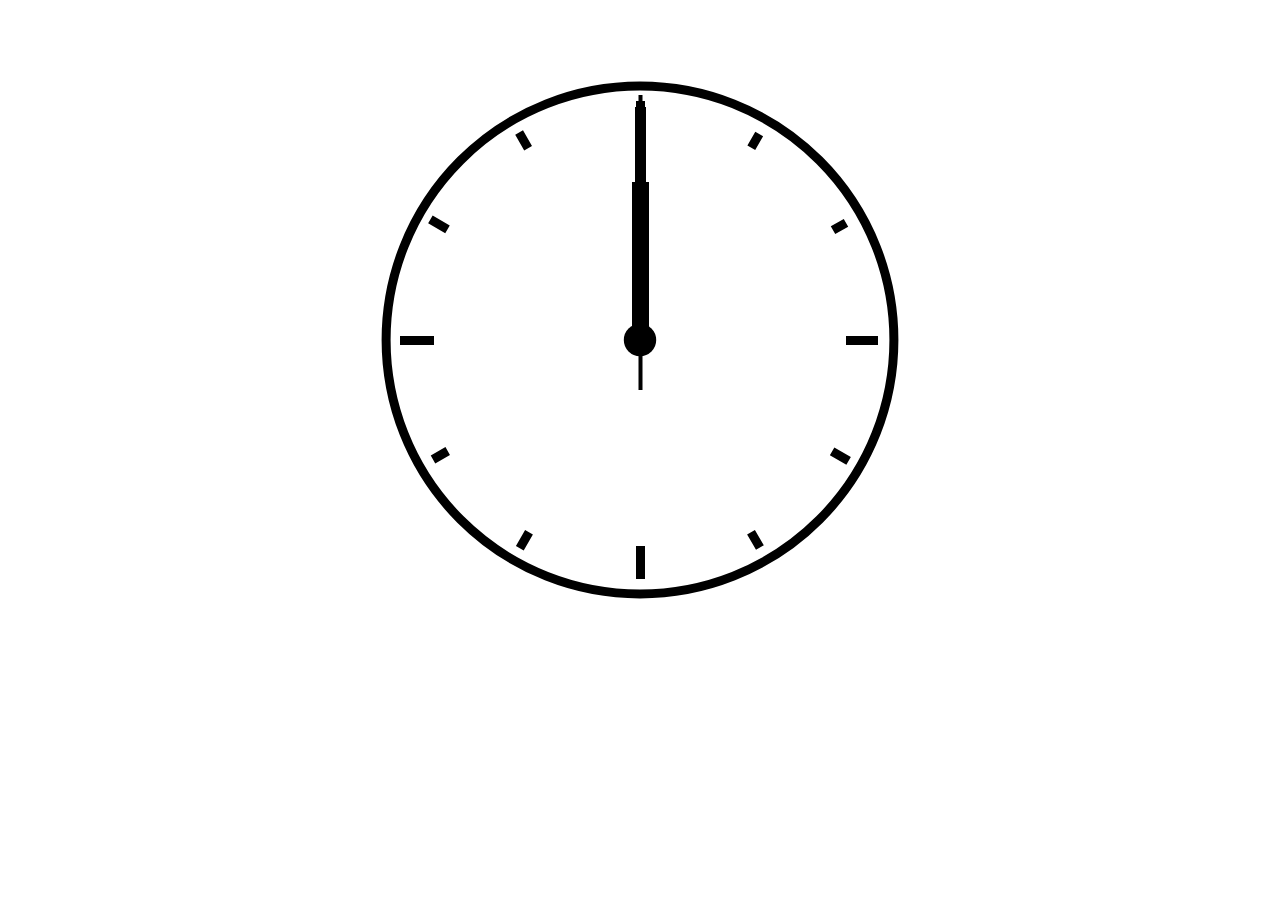
<file: analogClock/index.html>
<!DOCTYPE html>
<html lang="en-US">

<head>
    <meta charset="UTF-8">
    <meta name="viewport" content="width=device-width, initial-scale=1">
    <title>A Digital Analog Clock</title>
    <link rel="stylesheet" href="style.css" type="text/css" media="all">
    <script src="script.js" defer></script>
</head>

<body>
<main class="main">
    <div class="clockbox">
        <svg id="clock" width="600" height="600" viewBox="0 0 600 600">
            <g id="face">
                <circle class="circle" cx="300" cy="300" r="253.9"/>
                <path class="hour-marks" d="M300.5 94V61M506 300.5h32M300.5 506v33M94 300.5H60M411.3 107.8l7.9-13.8M493 190.2l13-7.4M492.1 411.4l16.5 9.5M411 492.3l8.9 15.3M189 492.3l-9.2 15.9M107.7 411L93 419.5M107.5 189.3l-17.1-9.9M188.1 108.2l-9-15.6"/>
                <circle class="mid-circle" cx="300" cy="300" r="16.2"/>
            </g>
            <g id="hour">
                <path class="hour-arm" d="M300.5 298V142"/>
                <circle class="sizing-box" cx="300" cy="300" r="253.9"/>
            </g>
            <g id="minute">
                <path class="minute-arm" d="M300.5 298V67"/>
                <circle class="sizing-box" cx="300" cy="300" r="253.9"/>
            </g>
            <g id="second">
                <path class="second-arm" d="M300.5 350V55"/>
                <circle class="sizing-box" cx="300" cy="300" r="253.9"/>
            </g>
        </svg>
    </div><!-- .clockbox -->
</main>

</body>

</html>
</file>
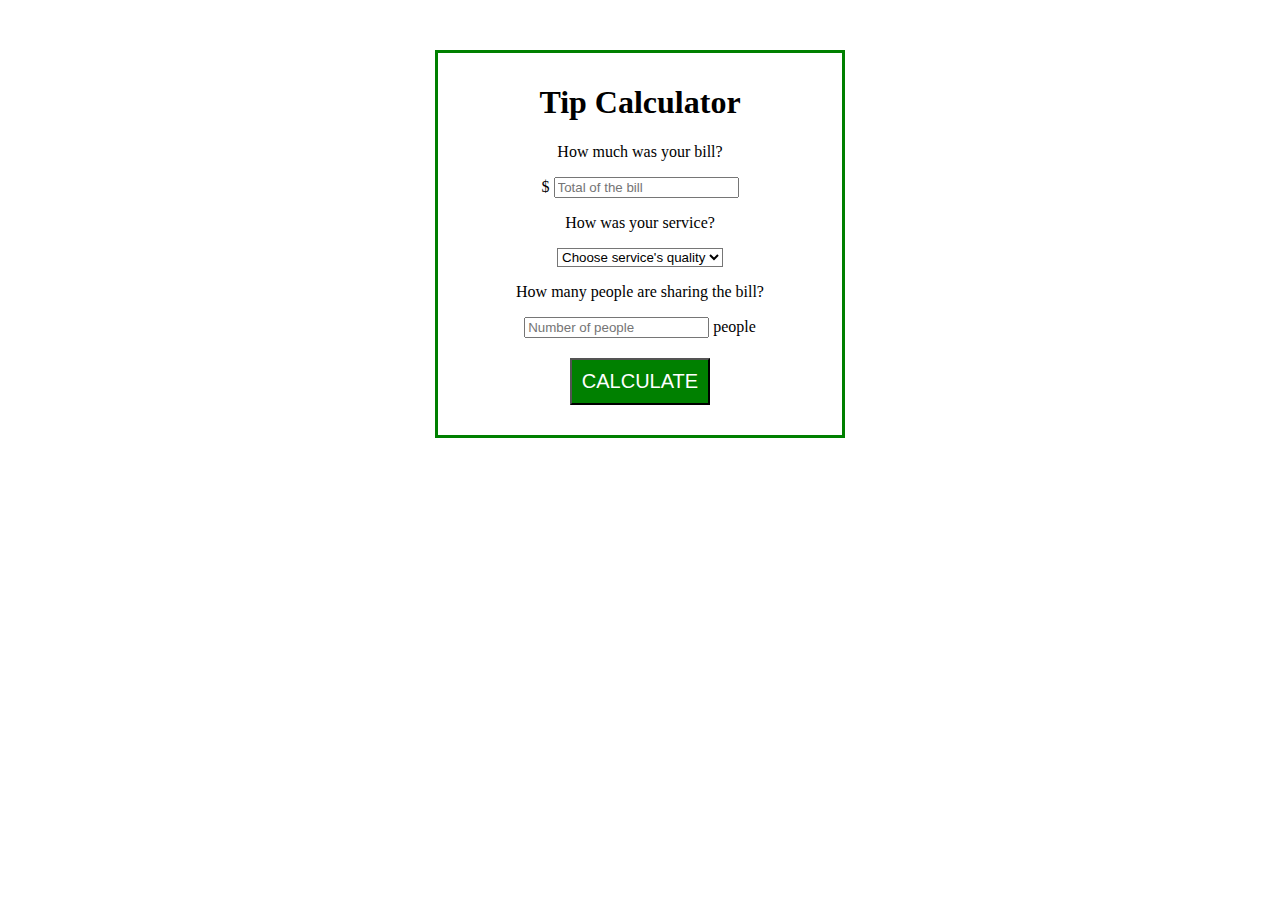
<file: tipCalculator/index.html>
<!DOCTYPE html>
<html lang="en">

<head>
    <meta charset="UTF-8">
    <meta name="viewport" content="width=device-width, initial-scale=1.0">
    <meta http-equiv="X-UA-Compatible" content="ie=edge">
    <link rel="stylesheet" href="style.css">
    <title>Tip Calculator</title>
</head>

<body>

    <h1>Tip Calculator</h1>

    <form>
        <p>How much was your bill?</p>
        $ <input type="text" id="total_bill" placeholder="Total of the bill">
        <p>How was your service?</p>
        <select id="tipPercentage">
            <option value="0">Choose service's quality</option>
            <option value="0.3">30&#37; &#45; Excellent</option>
            <option value="0.2">20&#37; &#45; Good</option>
            <option value="0.15">15&#37; &#45; OK</option>
            <option value="0.1">10&#37; &#45; Bad</option>
            <option value="0.05">5&#37; &#45; Terrible</option>
        </select>
        <p>How many people are sharing the bill?</p>
        <input type="text" id="total_people" placeholder="Number of people"> people
        <button id="calculate" type="submit">Calculate</button>
    </form>

    <div id="result"></div>

    <script type="text/javascript" src="script.js"></script>
</body>

</html>
</file>
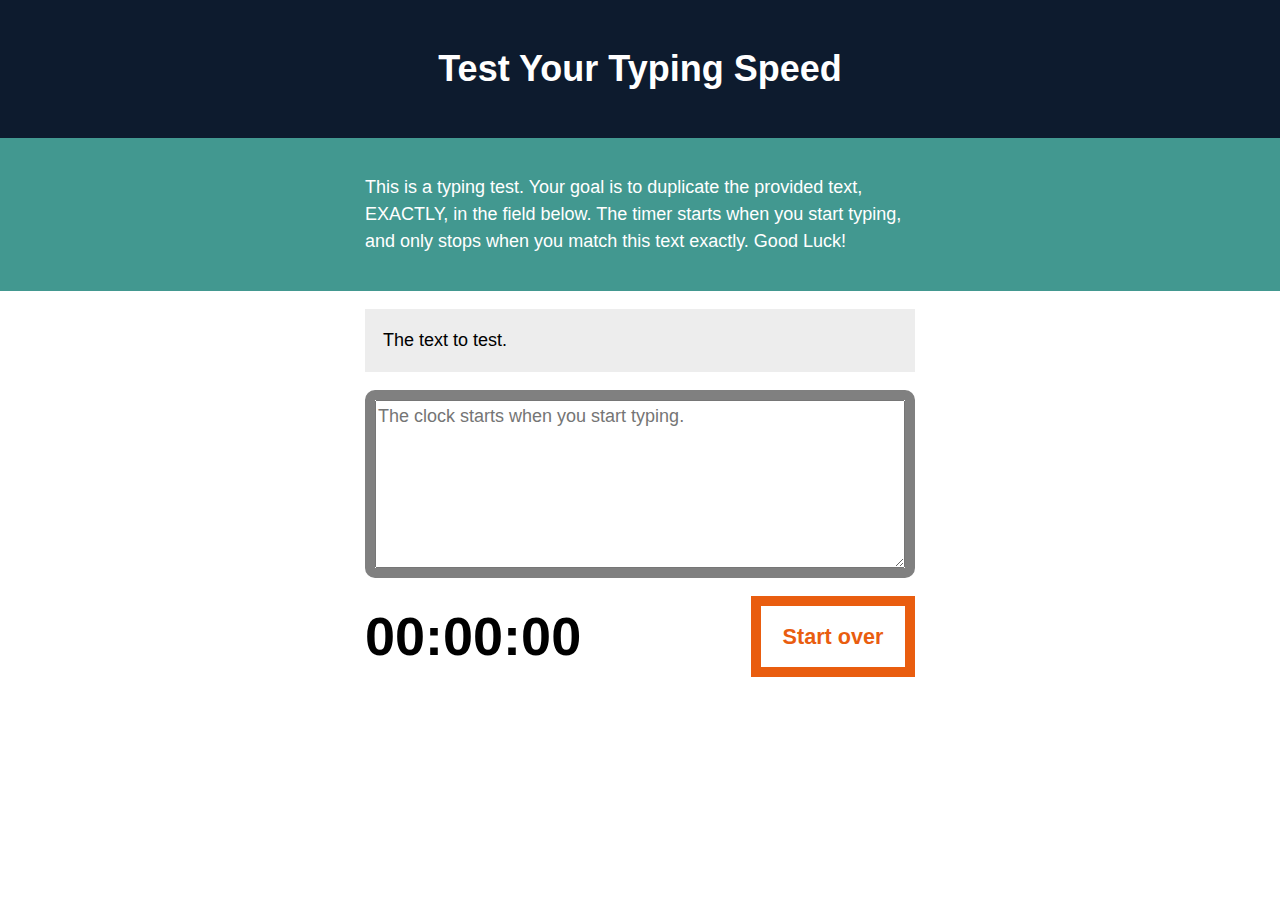
<file: typingSpeedTester/index.html>
<!DOCTYPE html>
<html lang="en-US">

<head>
    <meta charset="UTF-8">
    <meta name="viewport" content="width=device-width, initial-scale=1">
    <title>JS Typing Speed Test</title>
    <script src="script.js" async></script>
    <link rel="stylesheet" href="style.css">
</head>

<body>
    <header class="masthead">
        <h1>Test Your Typing Speed</h1>
    </header>
    <main class="main">
        <article class="intro">
            <p>This is a typing test. Your goal is to duplicate the provided text, EXACTLY, in the field below. The timer starts when you start typing, and only stops when you match this text exactly. Good Luck!</p>
        </article><!-- .intro -->
        <section class="test-area">
            <div id="origin-text">
                <p>The text to test.</p>
            </div><!-- #origin-text -->

            <div class="test-wrapper">
                <textarea id="test-area" name="textarea" rows="6" placeholder="The clock starts when you start typing."></textarea>
            </div><!-- .test-wrapper -->

            <div class="meta">
                <section id="clock">
                    <div class="timer">00:00:00</div>
                </section>

                <button id="reset">Start over</button>
            </div><!-- .meta -->
        </section><!-- .test-area -->
    </main>

</body>

</html>
</file>
<file: analogClock/style.css>
/* Layout */
.main {
    display: flex;
    padding: 2em;
    height: 90vh;
    justify-content: center;
    align-items: middle;
}

.clockbox,
#clock {
    width: 100%;
}

/* Clock styles */
.circle {
    fill: none;
    stroke: #000;
    stroke-width: 9;
    stroke-miterlimit: 10;
}

.mid-circle {
    fill: #000;
}
.hour-marks {
    fill: none;
    stroke: #000;
    stroke-width: 9;
    stroke-miterlimit: 10;
}

.hour-arm {
    fill: none;
    stroke: #000;
    stroke-width: 17;
    stroke-miterlimit: 10;
}

.minute-arm {
    fill: none;
    stroke: #000;
    stroke-width: 11;
    stroke-miterlimit: 10;
}

.second-arm {
    fill: none;
    stroke: #000;
    stroke-width: 4;
    stroke-miterlimit: 10;
}

/* Transparent box ensuring arms center properly. */
.sizing-box {
    fill: none;
}

/* Make all arms rotate around the same center point. */
/* Optional: Use transition for animation. */
#hour,
#minute,
#second {
    transform-origin: 300px 300px;
    transition: transform .5s ease-in-out;
}
</file>
<file: tipCalculator/style.css>
body {
    width: 30%;
    margin: auto;
    margin-top: 50px;
    border: 3px solid green;
    padding: 10px;
    text-align: center;
}

select {
    background: transparent;
}

button {
    display: block;
    margin: 20px auto;
    padding: 10px;
    background-color: green;
    text-transform: uppercase;
    color: white;
    font-size: 20px;
}
</file>
<file: typingSpeedTester/style.css>
/*--------------------------------------------------------------
Typography
--------------------------------------------------------------*/

body,
button,
input,
select,
textarea {
	font-family: 'Source Sans Pro', 'Helvetica', Arial, sans-serif;
	font-size: 18px;
	line-height: 1.5;
}

h1,
h2,
h3,
h4,
h5,
h6 {
	clear: both;
}

p {
	margin-bottom: 1.5em;
}

/* b,
strong {
	font-weight: bold;
}

dfn,
cite,
em,
i {
	font-style: italic;
}

blockquote {
	margin: 0 1.5em;
}

address {
	margin: 0 0 1.5em;
}

pre {
	background: #eee;
	font-family: "Courier 10 Pitch", Courier, monospace;
	font-size: 15px;
	font-size: 1.5rem;
	line-height: 1.6;
	margin-bottom: 1.6em;
	max-width: 100%;
	overflow: auto;
	padding: 1.6em;
}

code,
kbd,
tt,
var {
	font: 15px Monaco, Consolas, "Andale Mono", "DejaVu Sans Mono", monospace;
}

abbr,
acronym {
	border-bottom: 1px dotted #666;
	cursor: help;
}

mark,
ins {
	background: #fff9c0;
	text-decoration: none;
}

sup,
sub {
	font-size: 75%;
	height: 0;
	line-height: 0;
	position: relative;
	vertical-align: baseline;
}

sup {
	bottom: 1ex;
}

sub {
	top: .5ex;
}

small {
	font-size: 75%;
}

big {
	font-size: 125%;
} */

/*--------------------------------------------------------------
Layout
--------------------------------------------------------------*/
body {
    margin: 0;
    padding: 0;
}

.masthead {
    padding: 1em 2em;
    background-color: #0D1B2E;
    color: white;
}

.masthead h1 {
    text-align: center;
}

.intro {
    padding: 2em 2em;
    color: #ffffff;
    background: #429890;
}

.intro p,
.test-area {
    margin: 0 auto;
    max-width: 550px;
}

.test-area {
    margin-bottom: 4em;
    padding: 0 2em;
}

.test-wrapper {
    border: 10px solid grey;
    border-radius: 10px;
}

#origin-text {
    margin: 1em 0;
    padding: 1em 1em 0;
    background-color: #ededed;
}

#origin-text p {
    margin: 0;
    padding-bottom: 1em;
}

.test-wrapper {
    display: flex;
}

.test-wrapper textarea {
    flex: 1;
}

.meta {
    margin-top: 1em;
    display: flex;
    justify-content: space-between;
    flex-wrap: wrap;
}

.timer {
    font-size: 3em;
    font-weight: bold;
}

#reset {
    padding: .5em 1em;
    font-size: 1.2em;
    font-weight: bold;
    color: #E95D0F;
    background: white ;
    border: 10px solid #E95D0F;
}

#reset:hover {
    color: white;
    background-color: #E95D0F;
}
</file>
